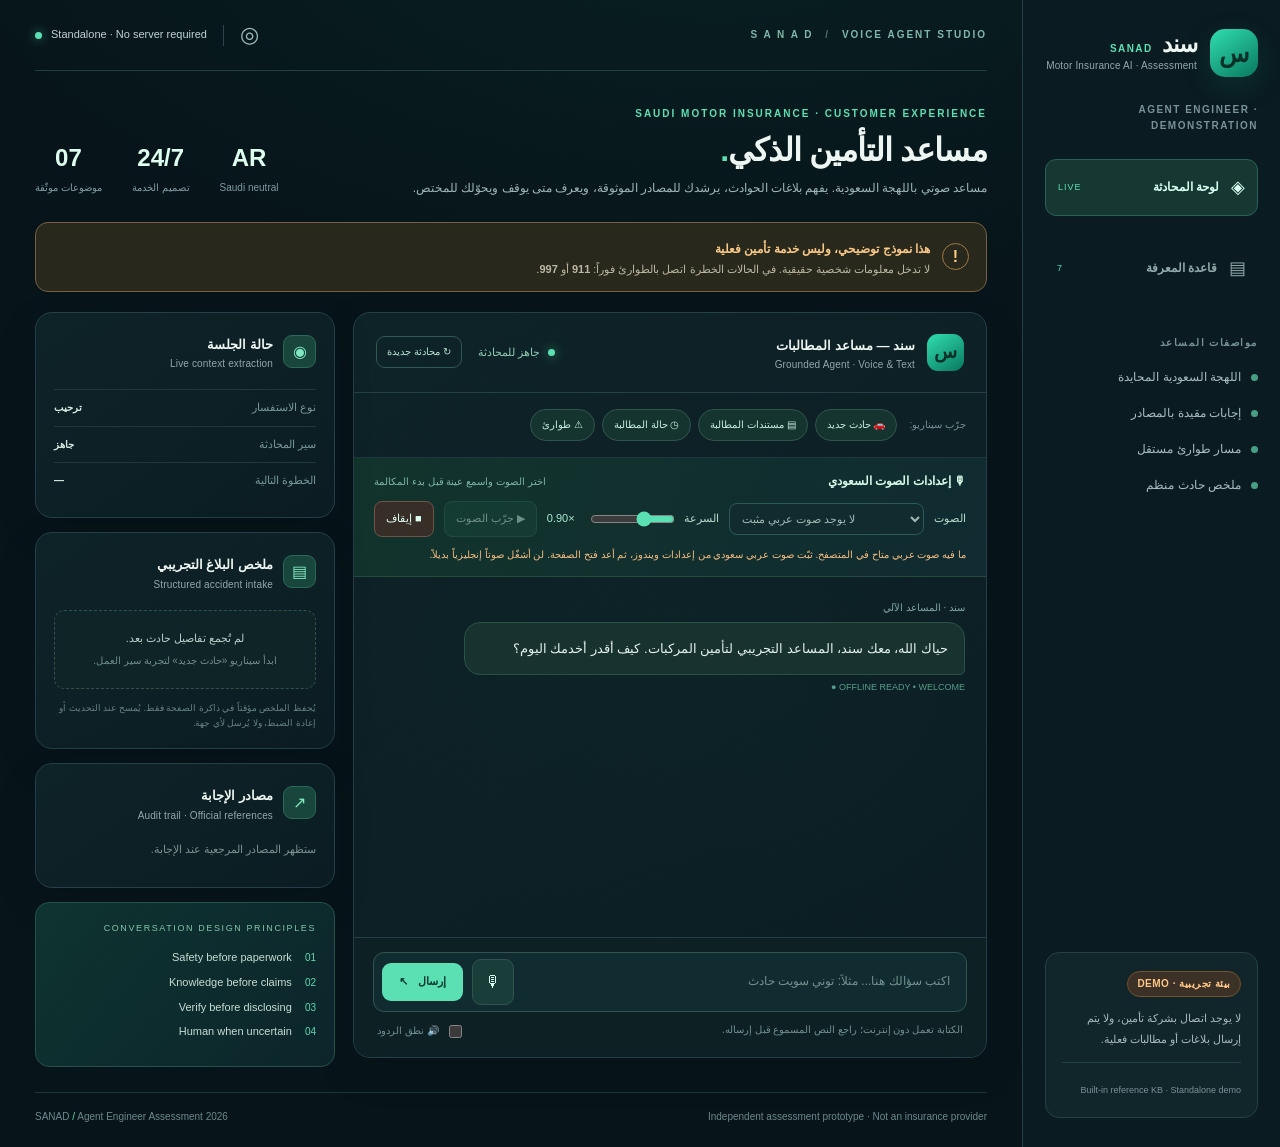
<file: 06-applied-ai/sanad-agent-engineering/demo/SANAD_Offline_Demo.html>
<!doctype html>
<html lang="ar" dir="rtl">
<head>
<meta charset="utf-8"><meta name="viewport" content="width=device-width, initial-scale=1">
<meta name="color-scheme" content="dark"><title>سند | SANAD — Saudi Insurance Voice Agent</title>
<meta name="description" content="SANAD — An Arabic, knowledge-grounded motor insurance voice-agent assessment demo">
<style>
:root{--bg:#07151a;--panel:#0c1e24;--panel2:#0e252a;--line:#244047;--soft:#93a8ad;--text:#edf6f2;--aqua:#5be0b4;--mint:#0caf86;--warn:#f7bb6b}
*{box-sizing:border-box}html{min-height:100%;scroll-behavior:smooth}body{margin:0;background:var(--bg);color:var(--text);font-family:Tahoma,'Segoe UI',Arial,sans-serif;line-height:1.6}button,input{font:inherit}button{cursor:pointer}button:focus-visible,input:focus-visible{outline:2px solid var(--aqua);outline-offset:2px}a{color:var(--aqua);text-decoration:none}a:hover{text-decoration:underline}.shell{display:flex;min-height:100vh}.sidebar{flex:0 0 258px;background:#0a1b21;border-left:1px solid var(--line);padding:29px 22px;display:flex;flex-direction:column;gap:25px}.brand{display:flex;align-items:center;gap:13px}.logo,.agent-avatar{display:grid;place-items:center;background:linear-gradient(145deg,#31deb0,#08785f);color:#073229;font-size:25px;font-weight:bold;border-radius:15px;width:48px;height:48px;box-shadow:0 9px 30px #0bb78d25}.brandname{font-weight:800;font-size:23px;line-height:1.1;letter-spacing:-1px}.latin{font-size:10px;letter-spacing:1.4px;color:var(--aqua);margin-right:4px}.brand small,.panel-top small,.box-head small{font-size:10px;color:var(--soft);display:block;letter-spacing:.15px}.caps{font-size:10px;letter-spacing:1.5px;color:#779298;font-weight:bold}.navlink{display:flex;gap:12px;align-items:center;padding:13px 12px;border-radius:11px;color:#91aaa9;font-size:12px}.navlink.active{background:#163732;color:#d9fff0;border:1px solid #286257}.navlink>span:first-child{font-size:18px}.nav-end{margin-right:auto;font-size:9px;color:var(--aqua);letter-spacing:1px}.sidebar-section{margin-top:14px;display:grid;gap:17px}.spec{font-size:12px;color:#a7bdc0;display:flex;gap:10px;align-items:center}.dot{width:7px;height:7px;background:#469e85;border-radius:50%}.sidebar-footer{margin-top:auto;border:1px solid var(--line);background:#11262a;border-radius:14px;padding:16px}.sidebar-footer p{color:#a6b8bc;font-size:11px;line-height:1.9}.pill{display:inline-block;font-size:10px;font-weight:bold;letter-spacing:.5px;padding:4px 9px;border-radius:30px}.pill.amber{color:#ffc786;background:#3b3127;border:1px solid #75522a}.sepline{border-top:1px solid var(--line);margin:12px 0}.sidebar-footer small{font-size:9px;color:#779298}.main{flex:1;min-width:0;padding:0 35px 22px;background:radial-gradient(ellipse 800px 410px at 70% -10%,#0b3b354b,transparent),var(--bg)}.topbar{display:flex;justify-content:space-between;align-items:center;height:71px;border-bottom:1px solid #233e43}.breadcrumbs{font-size:10px;font-weight:800;letter-spacing:2px;color:#81b7a9;direction:ltr}.breadcrumbs span{color:#51716f;padding:0 7px}.header-actions{font-size:11px;color:#c1d2d3;display:flex;align-items:center;gap:9px;direction:ltr}.light,.status-dot{display:inline-block;width:7px;height:7px;border-radius:50%;background:var(--aqua);box-shadow:0 0 11px #5be0b499}.divider-v{height:21px;border-left:1px solid #2d4549;margin:0 7px}.icon-round{font-size:22px;color:#9abbb4}.intro{padding:35px 0 24px;display:flex;align-items:end;justify-content:space-between;gap:20px}.eyebrow{font-size:10px;color:var(--aqua);font-weight:800;letter-spacing:2px;direction:ltr;text-align:right}h1{font-size:32px;line-height:1.35;letter-spacing:-1px;margin:7px 0;font-weight:800}.heading-punct{color:var(--aqua)}.intro p{font-size:12px;color:#9fb6b7;margin:0;max-width:710px}.intro-stats{display:flex;gap:30px;direction:ltr}.stat{text-align:center}.stat strong{display:block;font-size:24px;color:#defff0;line-height:1.2}.stat span{font-size:10px;color:#7f9ba2}.warning{display:flex;align-items:center;gap:12px;border:1px solid #766040;background:#28281c;border-radius:13px;padding:12px 17px;margin-bottom:20px}.warning-icon{font-size:16px;display:grid;place-items:center;color:#ffcf80;border:1px solid #a07b46;width:27px;height:27px;border-radius:50%;font-weight:bold;flex-shrink:0}.warning strong{color:#f8c887;font-size:12px}.warning p{margin:0;color:#bcb6a4;font-size:11px}.workspace{display:grid;grid-template-columns:minmax(0,1fr) 300px;gap:18px;align-items:start}.panel{background:linear-gradient(145deg,#0e2327,#0b1d23);border:1px solid var(--line);border-radius:17px;box-shadow:0 15px 35px #020c0e35}.chat-panel{display:flex;flex-direction:column;min-height:620px;overflow:hidden}.panel-top{padding:19px 22px;display:flex;align-items:center;gap:12px;border-bottom:1px solid var(--line)}.agent-avatar{width:37px;height:37px;border-radius:11px;font-size:19px;box-shadow:none}.panel-top strong{font-size:13px}.panel-top-right{margin-right:auto;display:flex;gap:8px;align-items:center;color:#93cbb5;font-size:11px}.outline-button{border:1px solid #315952;background:transparent;color:#b6e3d2;border-radius:9px;padding:7px 10px;font-size:10px;margin-right:8px}.outline-button:hover{background:#153630}.suggestions{display:flex;align-items:center;gap:7px;flex-wrap:wrap;padding:16px 20px;border-bottom:1px solid #1d373e}.suggestions .suggestion-label{color:#748f94;font-size:10px;margin-left:5px}.suggestions button{border:1px solid #31534e;background:#15342f;color:#c6eee0;border-radius:30px;font-size:10px;padding:7px 11px}.suggestions button:hover{background:#226354}.chat-log{flex:1;min-height:360px;max-height:490px;overflow-y:auto;padding:23px 21px 35px;background:radial-gradient(ellipse at 55% 25%,#11403616,transparent 75%)}.message{margin-bottom:21px;max-width:85%;animation:fade .2s ease-out}.message.bot{margin-left:auto}.message.user{margin-right:auto}.speaker{font-size:10px;color:#84a6a5;margin-bottom:6px}.bubble{background:#18322f;border:1px solid #2b5149;color:#e3f1ed;padding:13px 16px;border-radius:16px 16px 5px 16px;font-size:13px;line-height:1.95;white-space:pre-wrap}.message.user .bubble{background:#25413f;border-color:#335d57;border-radius:16px 16px 16px 5px}.message-foot{font-size:9px;color:#559f89;direction:ltr;text-align:right;margin-top:5px}.message.urgent .bubble{border-color:#886044;background:#3b2d25}.input-area{padding:14px 19px 16px;border-top:1px solid var(--line);background:#0d2125}.composer{display:flex;gap:9px;align-items:center;background:#112c30;border:1px solid #32534e;border-radius:11px;padding:6px 6px 6px 8px}.composer input{width:100%;min-width:0;outline:none;border:0;background:none;color:var(--text);font-size:12px;padding:10px}.composer input::placeholder{color:#72908e}.composer input:focus-visible{outline:none}.composer:focus-within{border-color:var(--aqua)}.mic{border:1px solid #30534f;background:#193e39;border-radius:9px;color:#dbfff1;padding:9px 12px}.mic.listening{background:#80452f;border-color:#ee875d;animation:pulse 1s ease-in-out infinite}.send{border:0;border-radius:9px;background:var(--aqua);color:#07392f;font-weight:800;font-size:11px;padding:10px 17px;white-space:nowrap}.send:hover{background:#9ffad8}.send:disabled{opacity:.5}.send span{padding-right:7px}.input-foot{display:flex;justify-content:space-between;color:#718e91;font-size:10px;padding:10px 4px 0}.toggle{display:flex;gap:6px;align-items:center}.toggle input{accent-color:var(--aqua)}.context-column{display:grid;gap:14px}.panel-padding{padding:18px}.box-head{display:flex;gap:10px;align-items:center;margin-bottom:17px}.box-head strong{font-size:13px}.square-icon{background:#19463c;border:1px solid #2b6858;border-radius:9px;color:#80e9c0;width:33px;height:33px;display:grid;place-items:center}.mini-kv{display:flex;align-items:center;justify-content:space-between;border-top:1px solid #20383b;padding:9px 0;gap:12px;font-size:11px}.mini-kv span{color:#77979a}.mini-kv b{color:#d7e8e0;font-size:10px;text-align:left}.urgent-badge{font-size:11px;color:#ffc98d;background:#463321;border:1px solid #9d6036;border-radius:9px;padding:9px;text-align:center}.empty-state{border:1px dashed #335149;border-radius:10px;padding:19px 13px;text-align:center;color:#b6cfca;font-size:11px;background:#0e2426}.empty-state span{display:block;color:#708d8e;margin-top:6px;font-size:10px}.case-row{display:grid;grid-template-columns:90px 1fr;gap:9px;border-bottom:1px solid #1c383d;padding:8px 0;font-size:10px}.case-row dt{color:#829c9a}.case-row dd{margin:0;overflow-wrap:anywhere}.foot-note{font-size:9px;color:#678382;margin-top:12px}.sources a{display:block;font-size:10px;padding:9px 0;border-bottom:1px solid #1c3538;word-break:break-word;direction:ltr;text-align:left}.quiet{color:#79928c;font-size:11px}.little-card{background:linear-gradient(130deg,#0e3430,#0c252b);border:1px solid #255147;border-radius:14px;padding:18px}.little-card>div{color:#82c4ab;font-size:9px;letter-spacing:1.6px;direction:ltr;text-align:right;margin-bottom:14px}.little-card p{font-size:11px;color:#c7ddd4;margin:7px 0}.little-card p span{font-size:10px;color:#5adbaf;margin-left:10px}.page-footer{display:flex;justify-content:space-between;color:#6c898b;font-size:10px;direction:ltr;border-top:1px solid #203638;margin-top:25px;padding-top:16px}.teal{color:var(--aqua)}[hidden]{display:none!important}@keyframes fade{from{opacity:0;transform:translateY(4px)}to{opacity:1;transform:translateY(0)}}@keyframes pulse{50%{opacity:.5}}@media(max-width:1140px){.sidebar{flex-basis:220px}.main{padding-inline:20px}.workspace{grid-template-columns:minmax(0,1fr) 260px}.intro-stats{gap:14px}}@media(max-width:950px){.sidebar{display:none}.workspace{grid-template-columns:minmax(0,1fr)}.context-column{grid-template-columns:repeat(2,minmax(0,1fr))}.intro{display:block}.intro-stats{justify-content:flex-start;gap:35px;margin-top:18px}.main{width:100%}}@media(max-width:560px){.main{padding:0 12px 15px}.topbar{height:59px}.header-actions .divider-v,.header-actions .icon-round{display:none}h1{font-size:26px}.intro{padding:21px 0}.context-column{display:grid;grid-template-columns:1fr}.panel-top{padding:12px}.panel-top-right{font-size:0}.panel-top-right .outline-button{font-size:10px}.chat-log{min-height:330px}.message{max-width:95%}.suggestions{padding:12px}.warning{align-items:flex-start}.page-footer{display:block}.page-footer span{display:block}.intro-stats{gap:22px}.input-foot{gap:15px}}


/* Saudi voice quality controls: local browser voices only, no third-party API calls */
.voice-studio{padding:14px 20px 13px;border-bottom:1px solid #27493f;background:linear-gradient(110deg,#12342c,#102b31)}
.voice-head{display:flex;align-items:center;justify-content:space-between;gap:10px;margin-bottom:10px}
.voice-head strong{font-size:12px;color:#d6f8e6}.voice-head small{font-size:10px;color:#80b5aa}
.voice-controls{display:flex;gap:10px;align-items:center;flex-wrap:wrap}
.voice-controls label{font-size:11px;color:#b9dacd;display:flex;gap:7px;align-items:center}
.voice-controls select{min-width:180px;max-width:320px;flex:1;background:#122b2e;border:1px solid #397065;color:#e0f6ef;border-radius:8px;padding:8px;font-size:11px;direction:ltr}
.voice-controls input[type=range]{width:85px;accent-color:var(--aqua)}
.voice-controls output{color:#ace8d1;font-size:11px;min-width:34px;direction:ltr;text-align:left}
.voice-controls button{background:#19473c;border:1px solid #32695a;color:#defff1;border-radius:8px;padding:8px 11px;font-size:11px}
.voice-controls button:disabled{opacity:.45;cursor:not-allowed}.voice-controls button:hover:not(:disabled){background:#275c4b}
.voice-controls .stop-btn{background:#382e28;border-color:#705248}
.voice-status{margin:9px 0 0;font-size:10px;color:#b2d2c7;line-height:1.7}
.voice-status.warn{color:#f3bc81}
@media(max-width:560px){.voice-controls select{min-width:100%;max-width:100%}.voice-head{align-items:start;flex-direction:column}}
</style>
</head>
<body>
<div class="shell">
  <aside class="sidebar">
    <div class="brand"><span class="logo" aria-hidden="true">س</span><div><div class="brandname">سند <span class="latin">SANAD</span></div><small>Motor Insurance AI · Assessment</small></div></div>
    <div class="caps">AGENT ENGINEER · DEMONSTRATION</div>
    <div class="navlink active"><span>◈</span><b>لوحة المحادثة</b><span class="nav-end">LIVE</span></div>
    <div class="navlink"><span>▤</span><b>قاعدة المعرفة</b><span class="nav-end">7</span></div>
    <div class="sidebar-section"><span class="caps">مواصفات المساعد</span>
      <div class="spec"><span class="dot"></span><span>اللهجة السعودية المحايدة</span></div>
      <div class="spec"><span class="dot"></span><span>إجابات مقيدة بالمصادر</span></div>
      <div class="spec"><span class="dot"></span><span>مسار طوارئ مستقل</span></div>
      <div class="spec"><span class="dot"></span><span>ملخص حادث منظم</span></div>
    </div>
    <div class="sidebar-footer"><span class="pill amber">بيئة تجريبية · DEMO</span>
      <p>لا يوجد اتصال بشركة تأمين، ولا يتم إرسال بلاغات أو مطالبات فعلية.</p>
      <div class="sepline"></div><small>Built-in reference KB · Standalone demo</small>
    </div>
  </aside>
  <main class="main">
    <header class="topbar"><div class="breadcrumbs">S A N A D <span> / </span> VOICE AGENT STUDIO</div><div class="header-actions"><span class="light"></span> <span>Standalone · No server required</span><span class="divider-v"></span><span class="icon-round">◎</span></div></header>
    <section class="intro"><div><div class="eyebrow">SAUDI MOTOR INSURANCE · CUSTOMER EXPERIENCE</div><h1>مساعد التأمين الذكي<span class="heading-punct">.</span></h1><p>مساعد صوتي باللهجة السعودية. يفهم بلاغات الحوادث، يرشدك للمصادر الموثوقة، ويعرف متى يوقف ويحوّلك للمختص.</p></div><div class="intro-stats"><div class="stat"><strong>07</strong><span>موضوعات موثّقة</span></div><div class="stat"><strong>24/7</strong><span>تصميم الخدمة</span></div><div class="stat"><strong>AR</strong><span>Saudi neutral</span></div></div></section>
    <div class="warning"><div class="warning-icon">!</div><div><strong>هذا نموذج توضيحي، وليس خدمة تأمين فعلية</strong><p>لا تدخل معلومات شخصية حقيقية. في الحالات الخطرة اتصل بالطوارئ فوراً: <b dir="ltr">911</b> أو <b dir="ltr">997</b>.</p></div></div>
    <div class="workspace">
      <section class="panel chat-panel" aria-label="محادثة الوكيل">
        <div class="panel-top"><div class="agent-avatar">س</div><div><strong>سند — مساعد المطالبات</strong><small>Grounded Agent · Voice & Text</small></div><div class="panel-top-right"><span class="status-dot"></span><span>جاهز للمحادثة</span><button id="reset" class="outline-button" type="button">↻ محادثة جديدة</button></div></div>
        <div class="suggestions"><span class="suggestion-label">جرّب سيناريو:</span><button data-prompt="توني سويت حادث" type="button">🚗 حادث جديد</button><button data-prompt="وش الأوراق المطلوبة للمطالبة؟" type="button">▤ مستندات المطالبة</button><button data-prompt="أبي أعرف حالة مطالبتي" type="button">◷ حالة المطالبة</button><button data-prompt="فيه شخص مصاب وما يتحرك" type="button">⚠ طوارئ</button></div>

        <div class="voice-studio" aria-label="إعدادات الصوت السعودي">
          <div class="voice-head"><strong>🎙 إعدادات الصوت السعودي</strong><small>اختر الصوت واسمع عينة قبل بدء المكالمة</small></div>
          <div class="voice-controls">
            <label for="voiceSelect">الصوت</label><select id="voiceSelect" aria-label="اختيار صوت عربي"><option value="">جاري فحص الأصوات...</option></select>
            <label for="voiceRate">السرعة <input type="range" id="voiceRate" min="0.8" max="1.1" step="0.05" value="0.9" aria-label="سرعة النطق"><output id="voiceRateLabel">0.90×</output></label>
            <button type="button" id="previewVoice">▶ جرّب الصوت</button>
            <button type="button" id="stopVoice" class="stop-btn">■ إيقاف</button>
          </div>
          <p id="voiceStatus" class="voice-status" role="status">جاري البحث عن أصوات عربية في النظام...</p>
        </div>
        <div class="chat-log" id="messages" role="log" aria-live="polite"><div class="message bot"><div class="speaker">سند · المساعد الآلي</div><div class="bubble">حياك الله، معك سند، المساعد التجريبي لتأمين المركبات. كيف أقدر أخدمك اليوم؟</div><div class="message-foot">● OFFLINE READY • WELCOME</div></div></div>
        <div class="input-area"><div class="composer"><input id="message" type="text" placeholder="اكتب سؤالك هنا... مثلاً: توني سويت حادث" maxlength="1500" aria-label="رسالتك" autocomplete="off"><button class="mic" type="button" id="mic" title="بدء/إيقاف التحدث" aria-label="التحدث للوكيل">🎙</button><button class="send" type="button" id="send" aria-label="إرسال">إرسال <span>↖</span></button></div><div class="input-foot"><span id="micStatus">الكتابة تعمل دون إنترنت؛ راجع النص المسموع قبل إرساله.</span><label class="toggle"><input type="checkbox" id="tts" checked><span>🔊 نطق الردود</span></label></div></div>
      </section>
      <aside class="context-column"><section class="panel panel-padding"><div class="box-head"><span class="square-icon">◉</span><div><strong>حالة الجلسة</strong><small>Live context extraction</small></div></div><div class="mini-kv"><span>نوع الاستفسار</span><b id="intent">ترحيب</b></div><div class="mini-kv"><span>سير المحادثة</span><b id="phase">جاهز</b></div><div class="mini-kv"><span>الخطوة التالية</span><b id="next">—</b></div><div id="urgentBadge" class="urgent-badge" hidden>⚠ يتطلب توجيهاً للطوارئ</div></section>
      <section class="panel panel-padding"><div class="box-head"><span class="square-icon">▤</span><div><strong>ملخص البلاغ التجريبي</strong><small>Structured accident intake</small></div></div><div id="caseSummary" class="empty-state">لم تُجمع تفاصيل حادث بعد.<span>ابدأ سيناريو «حادث جديد» لتجربة سير العمل.</span></div><div class="foot-note">يُحفظ الملخص مؤقتاً في ذاكرة الصفحة فقط. يُمسح عند التحديث أو إعادة الضبط، ولا يُرسل لأي جهة.</div></section>
      <section class="panel panel-padding sources"><div class="box-head"><span class="square-icon">↗</span><div><strong>مصادر الإجابة</strong><small>Audit trail · Official references</small></div></div><div id="sources"><p class="quiet">ستظهر المصادر المرجعية عند الإجابة.</p></div></section>
      <div class="little-card"><div>CONVERSATION DESIGN PRINCIPLES</div><p><span>01</span> Safety before paperwork</p><p><span>02</span> Knowledge before claims</p><p><span>03</span> Verify before disclosing</p><p><span>04</span> Human when uncertain</p></div>
      </aside>
    </div>
    <footer class="page-footer"><span>SANAD <span class="teal">/</span> Agent Engineer Assessment 2026</span><span>Independent assessment prototype · Not an insurance provider</span></footer>
  </main>
</div>
<script>
/* Standalone offline demo engine. Mimics the server contract, uses no network. */
window.SANAD_OFFLINE = (() => {
 const source={emergency:['https://my.gov.sa/en/emergency-contact'],accident:['https://najm.sa/report-accident/','https://my.gov.sa/en/emergency-contact'],documents:['https://www.ia.gov.sa/en/regulations-and-licenses/regulations','https://taqdeer.taqeem.gov.sa/en'],assessment:['https://taqdeer.taqeem.gov.sa/en','https://taqdeer.taqeem.gov.sa/en/vehicle-damage-assessment-center-services/'],complaints:['https://www.ia.gov.sa/en/help-and-supports/faqs','https://icare.ia.gov.sa/']};
 const titles={emergency:'أرقام طوارئ السعودية',accident:'الإبلاغ عن الحوادث',documents:'مستندات المطالبة',assessment:'تقدير الأضرار',complaints:'الشكاوى',claim_status:'حالة المطالبة',branches:'الفروع'};
 let phase='idle', accident={};
 const norm=s=>String(s||'').trim().toLowerCase().replace(/[\u064B-\u065F\u0670\u0640]/g,'').replace(/[أإآ]/g,'ا').replace(/ى/g,'ي').replace(/ة/g,'ه');
 const match=(s,...words)=>words.some(w=>s.includes(norm(w)));
 const no=s=>match(s,'ما فيه','مافي','ما في','مافيه','بدون إصابات','بدون اصابة','لا يوجد','ما احد','محد','لا الحمد','لا،','سليمين','كلنا بخير')||['لا','no','nope','الحمد لله لا','الحمدلله لا'].includes(s);
 // Read safety meaning by clause: 'no injuries, but the car is on fire' is still an emergency.
 const criticalTerms=['تولع','تحترق','تحترق السيارة','اشتعلت','حريق','نار','دخان','ينزف','انزف','نزيف','ما يتحرك','فاقد الوعي','محشور'];
 const injuryTerms=['مصاب','إصابة','اصابات','اصابه','اصابات'];
 function negatedTerm(s,w){
   const variants=['ما فيه','مافيه','ما في','ولا فيه','ولا يوجد','بدون','لا يوجد','مو','مب','ما عندنا','ما عندي'];
   const idx=s.indexOf(norm(w));if(idx<0)return false;
   const prefix=s.slice(Math.max(0,idx-26),idx).replace(/[،.؛]/g,' ');
   const clause=prefix.split(/(?:بس|لكن|ولكن|إنما)/).pop()||'';
   return variants.some(n=>new RegExp('(?:^|\\s)'+n.replace(/ /g,'\\s*')+'\\s+(?:[^\\s]+\\s+){0,2}$').test(clause));
 }
 const positiveTerm=(s,terms)=>terms.some(w=>s.includes(norm(w))&&!negatedTerm(s,w));
 const highRisk=s=>positiveTerm(s,criticalTerms)||positiveTerm(s,injuryTerms);
 const yes=s=>highRisk(s)||(!no(s)&&(['اي','ايوه','نعم','yes','فيه'].includes(s)||match(s,'خطر','شخص مصاب')));

 function pack(reply,topic,urgent=false,handoff=false,next=''){return {reply,topic,urgent,handoff,next_action:next,phase,case:{...accident},knowledge_title:titles[topic]||'المعرفة',sources:source[topic]||[]};}
 function answer(raw){const t=norm(raw);if(!t)return pack('أسمعك، تفضل تكلم أو اكتب سؤالك.','claim_status');
  if(highRisk(t)||(phase==='accident_safety'&&yes(t))){phase='emergency';accident.safety='إصابات أو خطر مبلّغ عنه';return pack('سلامتك وسلامة الجميع. إذا فيه إصابة أو خطر، اتصل بالطوارئ على 911، أو الإسعاف على 997 الحين. ابتعد عن مكان الخطر إذا تقدر تتحرك بأمان، واتبع تعليمات الطوارئ. موضوع التأمين نخليه بعد ما تطمئنون، ولا تحرّك المصاب إلا بتوجيه المختصين أو إذا فيه خطر مباشر.','emergency',true,true,'اتصل بالطوارئ الآن');}
  if(match(t,'موظف','موظفه','حولني','حوليني','شخص حقيقي','مشرف','human','agent')){phase='idle';return pack('أبشر. التحويل لموظف مو متاح في هالتجربة. تقدر تتواصل مع شركة التأمين من الرقم المكتوب في وثيقتك أو من قنواتها الرسمية.','complaints',false,true);}
  if(match(t,'otp','pin','رمز التحقق','كلمة المرور','الرقم السري'))return pack('عشان نحافظ على خصوصيتك، لا ترسل رمز التحقق أو كلمة المرور أو رقمك السري هنا.','claim_status');
  if(phase==='accident_safety'){if(no(t)){accident.safety='لا إصابات مبلّغ عنها';phase='accident_reported';return pack('الحمد لله على السلامة. أهم شيء تكونون بمكان آمن. بلّغ نجم إذا كان الحادث من اختصاصها، أو الجهة المرورية المختصة. بسألك: بلّغت عن الحادث؟','accident',false,false,'تحقق من صدور بلاغ رسمي');}return pack('بس أتأكد من سلامتك أول: فيه أحد مصاب أو فيه خطر حولكم؟','emergency');}
  if(phase==='accident_reported'){if(match(t,'لا','ما بلغت','لسه','ما بعد')){phase='idle';return pack('تمام، أول شيء بلّغ الجهة المختصة. إذا الحادث من اختصاص نجم، تقدر تبلغ من قنواتها الرسمية أو تتصل على 920000560. وإذا فيه خطر، اتصل بالطوارئ. للتوضيح: أنا ما قدمت بلاغ عنك.','accident',false,false,'بلّغ الجهة المختصة');}if(match(t,'نعم','اي','بلغت','عندي تقرير','تم')){accident.reported='تم البلاغ بحسب إفادة المتصل';phase='collect_city';return pack('تمام. خلّنا نرتب تفاصيل الحادث خطوة بخطوة. هذا ملخص للتجربة فقط، مو مطالبة مقدمة. في أي مدينة صار الحادث؟','accident');}return pack('بلّغت نجم أو المرور؟ تقدر تقول إيه أو لا.','accident');}
  if(phase==='collect_city'){accident.city=raw.slice(0,80);phase='collect_date';return pack('طيب، متى صار الحادث تقريباً؟','accident');}
  if(phase==='collect_date'){accident.when=raw.slice(0,100);phase='collect_report_ref';return pack('إذا عندك رقم تقرير الحادث من الجهة المختصة، وش الرقم؟ وإذا ما وصلك تقدر تقول: ما عندي رقم.','accident');}
  if(phase==='collect_report_ref'){
    if(match(t,'ما عندي','مو موجود','ما وصل','بدون رقم','لا يوجد')){accident.report_number='لم يُقدَّم';phase='collect_damage';return pack('تمام، نكمل بدون الرقم حالياً. وش الأضرار اللي صارت للسيارة؟ وصف بسيط يكفي.','accident');}
    accident.report_number=raw.slice(0,70);phase='confirm_report_ref';return pack('سمعت رقم التقرير: '+accident.report_number+'. هل هو صحيح؟ قل نعم أو لا.','accident');
  }
  if(phase==='confirm_report_ref'){
    if(no(t)){delete accident.report_number;phase='collect_report_ref';return pack('تمام، أعطني رقم التقرير مرة ثانية، أو قل ما عندي رقم.','accident');}
    if(match(t,'نعم','اي','صح','صحيح','بالضبط','yes')){phase='collect_damage';return pack('ممتاز، ثبتّ الرقم في ملخص التجربة فقط. وش الأضرار اللي صارت للسيارة؟ وصف بسيط يكفي.','accident');}
    return pack('عشان أتأكد ما أسجل الرقم غلط: صحيح أو لا؟','accident');
  }
  if(phase==='collect_damage'){accident.damage=raw.slice(0,200);phase='case_ready';return pack('تمام، رتبت لك ملخص الحادث على الشاشة. للتنبيه: ما قدمت بلاغ أو مطالبة فعلية. التقديم يكون عن طريق شركة التأمين وقنواتها المعتمدة.','documents');}
  if(match(t,'توني','سويت حادث','صار لي حادث','انصدمت','صدمت','حادث الحين')){phase='accident_safety';accident={stage:'حادث جديد'};return pack('سلامتك، عساكم بخير. أول شيء خلّني أتأكد: فيه أحد مصاب أو فيه خطر بمكان الحادث الحين؟','emergency');}
  if(match(t,'حالة مطالب','حاله مطالب','وين وصلت مطالب','رقم المطالب','متى تنزل الفلوس','claim status')){phase='idle';return pack('أبشر. بس هذي تجربة مو مرتبطة بنظام المطالبات، فما أقدر أشوف حالة مطالبتك أو موعد التعويض. تقدر تتأكد من تطبيق شركة التأمين أو تتواصل معهم مباشرة.','claim_status',false,true);}
  if(match(t,'أقرب فرع','اقرب فرع','وين فرع','فروع','موقع الفرع'))return pack('أبشر. عشان ما أعطيك موقع غلط، ما عندي قائمة فروع مؤكدة لشركتك. أفضل شيء تشيك موقع شركة التأمين الرسمي.','branches',false,true);
  if(match(t,'تقدير','تقييم الأضرار','تقييم الاضرار','مركز تقييم'))return pack('خدمة تقدير مختصة بتقييم أضرار السيارات. تقدر تشوف المراكز والمواعيد من موقع تقدير الرسمي. وخلّ ببالك: وقت التقييم غير وقت تسوية مطالبة التأمين.','assessment');
  if(match(t,'الأوراق','الاوراق','المستندات','الوثائق','وش احتاج','documents'))return pack('أكيد. الأوراق تختلف حسب شركة التأمين ونوع المطالبة. قد يُطلب تقرير الحادث وتقييم الأضرار وبيانات السيارة، لكن تأكد من القائمة المطلوبة من شركتك.','documents');
  if(match(t,'شكوى','اعتراض','رفضو','نزاع','اشكي','خلاف'))return pack('تقدر تبدأ بشكوى عند شركة التأمين نفسها. وإذا احتجت تصعّد، راجع قنوات هيئة التأمين الرسمية. أنا ما أقدر ألغي قرار الشركة أو أحكم في النزاع.','complaints',false,true);
  if(match(t,'كم يوم','كم المدة','متى يخلص','متى تنتهي','كم تستغرق'))return pack('تقصد مدة تقدير الأضرار، أو مراجعة المطالبة، أو صرف التعويض؟ كل خطوة لها وقت مختلف، وما أبي أعطيك موعد مو مؤكد.','assessment');
  if(match(t,'كيف أبلغ','كيف ابلغ','نجم','بلاغ حادث'))return pack('إذا فيه إصابة أو خطر، اتصل بالطوارئ أول. وإذا الوضع آمن وكان الحادث من اختصاص نجم، تقدر تبلغ عن طريق نجم أو تتصل على 920000560.','accident');
  if(match(t,'أقدم مطالبة','اقدم مطالبه','ارفع مطالبه','كيف ارفع مطالب','التأمين يعوض'))return pack('جهّز تقرير الحادث والأوراق المطلوبة حسب وثيقتك، ثم قدم المطالبة من قنوات شركة التأمين الرسمية. للتوضيح، ما أقدر أرسل المطالبة من هالتجربة.','documents');
  if(match(t,'السلام','هلا','مرحبا','اهلا','hello','hi'))return pack('وعليكم السلام، يا هلا فيك. معك سند، مساعد تجريبي لتأمين المركبات. وش أقدر أساعدك فيه؟','accident');
  return pack('أبشر، أقدر أساعدك ببلاغ الحادث، وأوراق المطالبة، وتقدير الأضرار، أو الشكاوى. وإذا تحتاج معلومات خاصة بحسابك، الأفضل نرجع لشركة التأمين.','claim_status');
 }
 // Standalone mode: direct in-page engine. No server, API, fetch override or Internet required.
 return {
   chat: async (message) => answer(String(message || '').slice(0,1500)),
   reset: () => { phase='idle'; accident={}; }
 };
})();

</script>
<script>
(() => {
  'use strict';
  const $ = id => document.getElementById(id);
  const names = {welcome:'ترحيب', emergency:'طوارئ وسلامة', accident:'حادث وبلاغ', documents:'مطالبة ومستندات', assessment:'تقدير الأضرار',claim_status:'حالة مطالبة',branches:'الفروع',complaints:'الاعتراضات والشكاوى'};
  const phases = {idle:'جاهز',accident_safety:'التحقق من السلامة',accident_reported:'التحقق من البلاغ',collect_city:'مدينة الحادث',collect_date:'توقيت الحادث',collect_report_ref:'رقم التقرير',confirm_report_ref:'تأكيد الرقم',collect_damage:'وصف الأضرار',case_ready:'الملخص جاهز',emergency:'حالة طارئة'};
  const caseNames = {report_number:'رقم تقرير الحادث (غير مُتحقّق)',safety:'سلامة الأشخاص',stage:'مرحلة الحادث',reported:'البلاغ الرسمي',city:'المدينة',when:'التاريخ والوقت',damage:'وصف الضرر'};
  const namesForSources = {'https://my.gov.sa/en/emergency-contact':'المنصة الوطنية | أرقام الطوارئ','https://najm.sa/report-accident/':'نجم | بلاغ حادث','https://taqdeer.taqeem.gov.sa/en':'تقدير | الموقع الرسمي','https://taqdeer.taqeem.gov.sa/en/vehicle-damage-assessment-center-services/':'تقدير | مراكز التقييم','https://taqdeer.taqeem.gov.sa/en/booking-appointment/':'تقدير | حجز موعد','https://www.ia.gov.sa/en/help-and-supports/faqs':'هيئة التأمين | الأسئلة الشائعة','https://www.ia.gov.sa/en/regulations-and-licenses/regulations':'هيئة التأمين | الأنظمة واللوائح','https://icare.ia.gov.sa/':'IA Care | الشكاوى'};
  const linkAllowlist = new Set(Object.keys(namesForSources));
  let busy = false, recognizing = false;
  function append(who, text, meta, urgent) {
    const outer = document.createElement('div'); outer.className = 'message ' + (who==='user'?'user':'bot') + (urgent?' urgent':'');
    const speaker = document.createElement('div'); speaker.className='speaker'; speaker.textContent=who==='user'?'المتصل':'سند · المساعد الآلي';
    const bubble = document.createElement('div'); bubble.className='bubble'; bubble.textContent=text;
    outer.append(speaker,bubble);
    if (meta) {let foot=document.createElement('div');foot.className='message-foot';foot.textContent=meta;outer.appendChild(foot);}
    $('messages').appendChild(outer);$('messages').scrollTop=$('messages').scrollHeight;
  }
  function update(result){
    $('intent').textContent=names[result.topic]||result.topic;
    $('phase').textContent=phases[result.phase]||result.phase;
    $('next').textContent=result.next_action||'—';
    $('urgentBadge').hidden=!result.urgent;
    const summary=$('caseSummary'); summary.replaceChildren();
    const entries=Object.entries(result.case||{});
    if(!entries.length){summary.className='empty-state';summary.textContent='لم تُجمع تفاصيل حادث بعد.';let span=document.createElement('span');span.textContent='ابدأ سيناريو «حادث جديد» لتجربة سير العمل.';summary.append(span);}
    else{summary.className='';const dl=document.createElement('dl');dl.style.margin='0';for(const [k,v] of entries){const row=document.createElement('div');row.className='case-row';const dt=document.createElement('dt'),dd=document.createElement('dd');dt.textContent=caseNames[k]||k;dd.textContent=v;row.append(dt,dd);dl.appendChild(row);}summary.appendChild(dl);}
    const sources=$('sources');sources.replaceChildren();const urls=(result.sources||[]).filter(u=>linkAllowlist.has(u));
    if(!urls.length){const p=document.createElement('p');p.className='quiet';p.textContent='هذا الرد يوضح قيود النظام التجريبي؛ لا توجد بيانات شركة متصلة.';sources.appendChild(p);}
    for(const url of urls){const a=document.createElement('a');a.href=url;a.target='_blank';a.rel='noopener noreferrer';a.textContent='↗ '+namesForSources[url];sources.appendChild(a);}
  }
  // Browser TTS cannot guarantee a Saudi accent. Prefer Saudi voices and let users audition.
  let arabicVoices=[], activeVoice=null, speechSequence=0;
  const voiceSelect=$('voiceSelect'), voiceStatus=$('voiceStatus');
  const speechEngine=('speechSynthesis' in window && 'SpeechSynthesisUtterance' in window)?window.speechSynthesis:null;
  const nativeSaudi= v => /^(ar[-_]sa)$/i.test(v.lang) || /saudi|naayf|nayef|nayf|نايف|سعود/i.test(v.name);
  function voiceScore(v){const l=(v.lang||'').toLowerCase();return (l==='ar-sa'?300:0)+(nativeSaudi(v)?120:0)+(/natural|neural|online/i.test(v.name)?20:0)+(l==='ar'?6:0);}
  function chosenVoice(){return arabicVoices.find(v=>v.voiceURI===voiceSelect.value) || null;}
  function stopSpeech(){speechSequence++;if(speechEngine)speechEngine.cancel();}
  function setVoiceStatus(message,warn=false){voiceStatus.textContent=message;voiceStatus.classList.toggle('warn',warn);}
  function fillVoices(){
    if(!speechEngine){voiceSelect.replaceChildren(new Option('النطق غير مدعوم',''));voiceSelect.disabled=true;$('tts').checked=false;$('tts').disabled=true;$('previewVoice').disabled=true;setVoiceStatus('المتصفح لا يدعم تحويل النص إلى صوت. الكتابة تعمل بشكل طبيعي.',true);return;}
    const previous=voiceSelect.value;
    arabicVoices=speechEngine.getVoices().filter(v=>/^ar($|[-_])/i.test(v.lang||'')).sort((a,b)=>voiceScore(b)-voiceScore(a));
    voiceSelect.replaceChildren();
    if(!arabicVoices.length){voiceSelect.add(new Option('لا يوجد صوت عربي مثبت',''));voiceSelect.disabled=true;$('previewVoice').disabled=true;$('tts').checked=false;setVoiceStatus('ما فيه صوت عربي متاح في المتصفح. ثبّت صوت عربي سعودي من إعدادات ويندوز، ثم أعد فتح الصفحة. لن أشغّل صوتاً إنجليزياً بديلاً.',true);return;}
    voiceSelect.disabled=false;$('previewVoice').disabled=false;
    for(const v of arabicVoices){const suffix=nativeSaudi(v)?' ★ سعودي':' · عربي غير سعودي';voiceSelect.add(new Option(`${v.name} (${v.lang})${suffix}`,v.voiceURI));}
    if(arabicVoices.some(v=>v.voiceURI===previous))voiceSelect.value=previous;
    else {const sa=arabicVoices.find(nativeSaudi);voiceSelect.value=sa?sa.voiceURI:arabicVoices[0].voiceURI;if(!sa)$('tts').checked=false;}
    activeVoice=chosenVoice();
    setVoiceStatus(nativeSaudi(activeVoice)?`الصوت المختار: ${activeVoice.name}. جرّبه وتأكد أنه يناسب اللهجة السعودية.`:'الصوت المتاح عربي لكنه ليس سعودياً مؤكداً. جرّب الصوت بنفسك أو ثبّت صوت عربي سعودي لتحسين اللهجة.',!nativeSaudi(activeVoice));
  }
  // Spoken forms change audio only; on-screen facts and numbers remain untouched.
  const spokenDigits={'911':'تسعة واحد واحد','997':'تسعة تسعة سبعة','920000560':'تسعة اثنين صفر صفر صفر صفر خمسة ستة صفر','8001240551':'ثمانية صفر صفر واحد اثنين أربعة صفر خمسة خمسة واحد'};
  function forSpeech(text){let t=String(text||'');t=t.replace(/\b(920000560|8001240551|911|997)\b/g,(_,n)=>spokenDigits[n]);return t.replace(/\bIA Care\b/gi,'هيئة التأمين').replace(/\b[A-Z]{2,}\b/g,'').replace(/نجم/g,'نَجْم').replace(/تقدير/g,'تَقْدِير').replace(/\s+/g,' ').trim();}
  function speechChunks(text){const sentences=forSpeech(text).match(/[^.!؟،؛\n]+[.!؟،؛]?/g)||[];const chunks=[];for(let piece of sentences){piece=piece.trim();if(!piece)continue;if(piece.length<=175){chunks.push(piece);continue;}const words=piece.split(/\s+/);let buf='';for(const w of words){if(buf.length+w.length+1>150){if(buf)chunks.push(buf);buf='';}buf+=(buf?' ':'')+w;}if(buf)chunks.push(buf);}return chunks;}
  function speak(text,{force=false}={}){
    if(!speechEngine||(!force&&!$('tts').checked))return;
    const voice=chosenVoice();
    if(!voice){setVoiceStatus('اختر صوتاً عربياً أولاً.',true);return;}
    stopSpeech();const token=speechSequence;
    const chunks=speechChunks(text);let idx=0;
    const next=()=>{if(token!==speechSequence||idx>=chunks.length)return;
      const u=new SpeechSynthesisUtterance(chunks[idx++]);u.voice=voice;u.lang=voice.lang||'ar-SA';u.rate=Number($('voiceRate').value);u.pitch=1;
      u.onend=()=>{if(token===speechSequence)next();};
      u.onerror=e=>{if(token!==speechSequence||e.error==='canceled'||e.error==='interrupted')return;setVoiceStatus('تعذر تشغيل الصوت المحدد. جرّب صوتاً عربياً آخر.',true);};
      speechEngine.speak(u);
    };next();
  }
  $('voiceRate').addEventListener('input',()=>{$('voiceRateLabel').textContent=Number($('voiceRate').value).toFixed(2)+'×';});
  voiceSelect.addEventListener('change',()=>{stopSpeech();activeVoice=chosenVoice();setVoiceStatus(nativeSaudi(activeVoice)?`اخترت ${activeVoice.name}. اسمع العينة للتأكد من جودة النطق.`:'هذا صوت عربي غير سعودي بالضرورة، وتختلف جودة النطق حسب الجهاز.',!nativeSaudi(activeVoice));});
  $('previewVoice').addEventListener('click',()=>speak('حياك الله، معك سند. سلامتك، أول شيء خلّنا نتأكد إن الجميع بخير. كيف أقدر أساعدك؟',{force:true}));
  $('stopVoice').addEventListener('click',stopSpeech);
  $('tts').addEventListener('change',()=>{if(!$('tts').checked)stopSpeech();});
  fillVoices();if(speechEngine){speechEngine.addEventListener('voiceschanged',fillVoices);setTimeout(fillVoices,500);setTimeout(fillVoices,1500);}

  async function send(text){text=(text||'').trim();if(!text||busy)return;busy=true;$('send').disabled=true;$('message').value='';append('user',text,'CALLER');
    try{
      if (!window.SANAD_OFFLINE || typeof window.SANAD_OFFLINE.chat !== 'function') throw new Error('offline engine unavailable');
      const data=await window.SANAD_OFFLINE.chat(text);
      append('bot',data.reply,'● '+(data.urgent?'EMERGENCY':'REFERENCE GUIDANCE')+' • '+(data.knowledge_title||''),data.urgent);
      update(data);speak(data.reply);
    }
    catch(e){
      console.error('SANAD demo error:',e);
      append('bot','تعذر تشغيل المحرك التجريبي في هذه الصفحة. نزّل الملف وافتحه مباشرة في Chrome أو Edge، ولا تفتحه داخل معاينة الملفات.','● LOCAL DEMO ERROR');
    }
    finally{busy=false;$('send').disabled=false;$('message').focus();}
  }
  $('send').addEventListener('click',()=>send($('message').value));$('message').addEventListener('keydown',e=>{if(e.key==='Enter')send($('message').value)});
  document.querySelectorAll('[data-prompt]').forEach(button=>button.addEventListener('click',()=>send(button.dataset.prompt)));
  $('reset').addEventListener('click',()=>{
    stopSpeech();
    window.SANAD_OFFLINE?.reset?.();
    $('messages').replaceChildren();
    append('bot','حياك الله، معك سند، المساعد التجريبي لتأمين المركبات. كيف أقدر أخدمك اليوم؟','● NEW DEMO SESSION');
    update({topic:'welcome',phase:'idle',case:{},sources:[]});
  });
  const Recognition=window.SpeechRecognition||window.webkitSpeechRecognition;const mic=$('mic');
  if(!Recognition){mic.title='التعرف الصوتي غير متوفر في هذا المتصفح';$('micStatus').textContent='التعرف الصوتي غير متاح في هذا المتصفح. يمكنك استخدام الكتابة.';mic.disabled=true;}
  else{const recog=new Recognition();recog.lang='ar-SA';recog.continuous=false;recog.interimResults=false;
    recog.onresult=e=>{const t=e.results?.[0]?.[0]?.transcript||'';$('message').value=t;$('message').focus();$('micStatus').textContent='سمعت: «'+t+'» — راجع النص واضغط إرسال. التعرّف الصوتي قد يخطئ باللهجة السعودية.'};
    recog.onstart=()=>{recognizing=true;mic.classList.add('listening');$('micStatus').textContent='أستمع الآن... تكلم بالعربية'};
    recog.onerror=e=>{$('micStatus').textContent=(e.error==='not-allowed'?'اسمح للمتصفح باستخدام الميكروفون أو استخدم الكتابة.':e.error==='network'?'التعرف الصوتي قد يحتاج اتصال إنترنت. استخدم الكتابة بدلاً منه.':'تعذر التعرف على الصوت: '+e.error)};
    recog.onend=()=>{recognizing=false;mic.classList.remove('listening');if($('micStatus').textContent.startsWith('أستمع'))$('micStatus').textContent='انتهى الاستماع'};
    mic.addEventListener('click',()=>{if(recognizing)recog.stop();else{stopSpeech();try{recog.start()}catch(e){$('micStatus').textContent=e.message}}});}
})();

</script>
</body>
</html>
</file>
